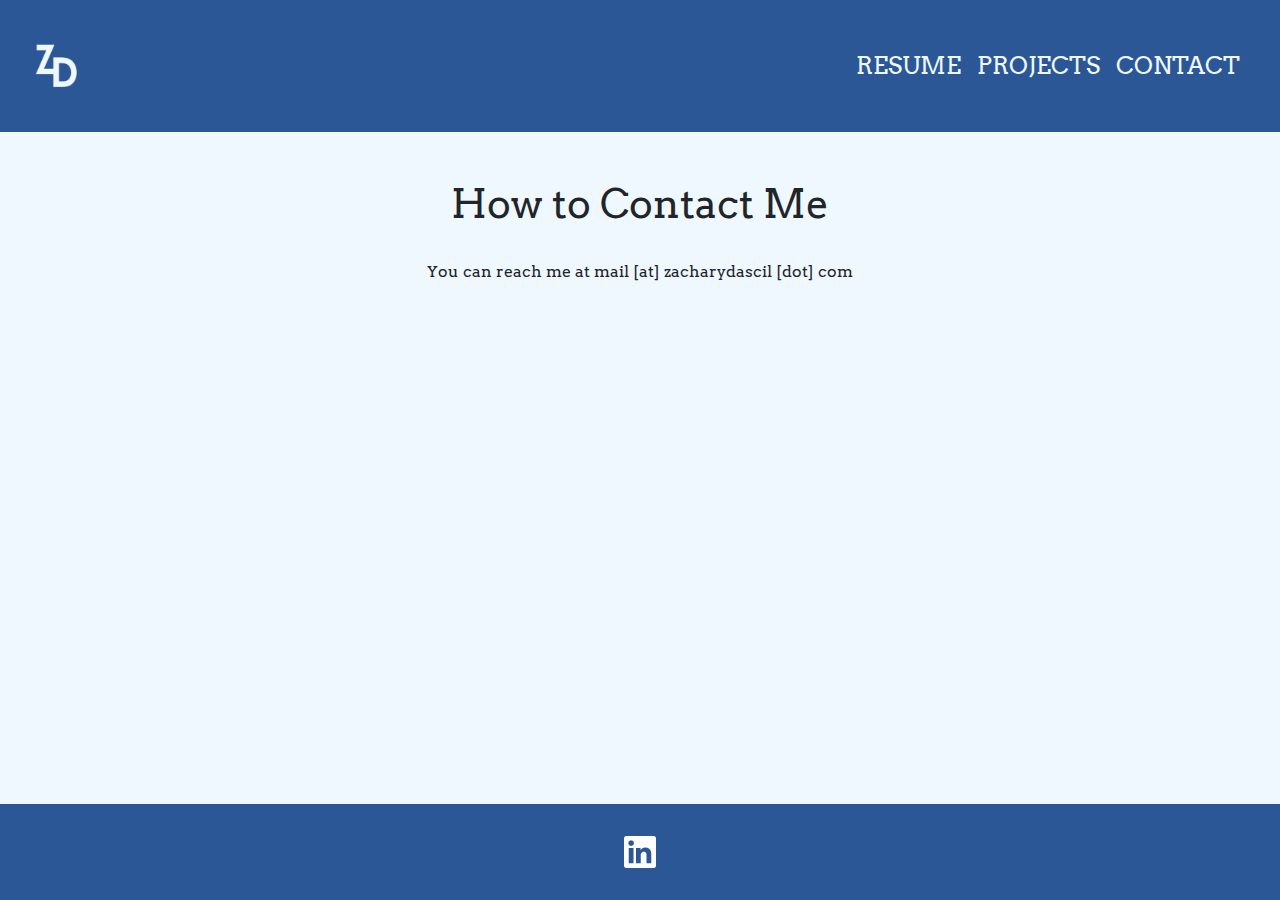
<file: contact/index.html>
<!DOCTYPE html>
<html lang="en-US">

<head>
  <meta charset="UTF-8">
  <title>Zachary Dascil - Contact</title>
  <meta name="description" content="Want to contact Zachary Dascil? Come find out how.">
  <link rel="preconnect" href="https://fonts.googleapis.com">
  <link rel="preconnect" href="https://fonts.gstatic.com" crossorigin>
  <link href="https://fonts.googleapis.com/css2?family=Arvo&display=swap" rel="stylesheet">
  <link rel="apple-touch-icon" sizes="180x180" href="/assets/apple-touch-icon.png">
  <link rel="icon" type="image/png" sizes="32x32" href="/assets/favicon-32x32.png">
  <link rel="icon" type="image/png" sizes="16x16" href="/assets/favicon-16x16.png">
  <link rel="manifest" href="/assets/site.webmanifest">
  <link rel="mask-icon" href="/assets/safari-pinned-tab.svg" color="#2b5797">
  <link rel="shortcut icon" href="/assets/favicon.ico">
  <meta name="msapplication-TileColor" content="#2b5797">
  <meta name="msapplication-config" content="/assets/browserconfig.xml">
  <meta name="theme-color" content="#2b5797">
  <meta name="robots" content="noindex, nofollow">
  <meta property="og:url" content="https://www.dascil.io/contact" />
  <meta property="og:title" content="Zachary Dascil - Contact" />
  <meta property="og:description"
    content="This is Zachary Dascil's personal website, showcasing his credentials and projects." />
  <meta property="og:site_name" content="Zachary Dascil" />
  <meta property="og:image" content="/assets/ogimage.png" />
  <meta property="og:type" content="website" />
  <meta property="og:locale" content="en_US" />
  <meta name="viewport" content="width=device-width, initial-scale=1">
  <link href="https://cdn.jsdelivr.net/npm/bootstrap@5.2.3/dist/css/bootstrap.min.css" rel="stylesheet">
  <link rel="stylesheet" href="/style.css">
</head>

<body>
  <script src="https://cdn.jsdelivr.net/npm/bootstrap@5.2.3/dist/js/bootstrap.bundle.min.js"></script>
  <nav class=" navbar navbar-expand-md head-foot-bar">
    <div class="left-align">
      <a href="/"><img id="logo" src="/assets/logo.png" alt="logo"></a>
    </div>
    <button class="navbar-dark navbar-toggler" type="button" data-bs-toggle="collapse"
      data-bs-target="#navbar-supported-content" aria-controls="navbar-supported-content" aria-expanded="false"
      aria-label="Toggle navigation">
      <span class="navbar-toggler-icon"></span>
    </button>
    <div class="collapse navbar-collapse" id="navbar-supported-content">
      <ul class="navbar-nav ms-auto">
        <li class="nav-item"><a href="/resume/" class="nav-link navbar-link">Resume</a></li>
        <li class="nav-item"><a href="/projects/" class="nav-link navbar-link">Projects</a></li>
        <li class="nav-item"><a href="/contact/" class="nav-link navbar-link">Contact</a></li>
      </ul>
    </div>
  </nav>
  <main class="container text-center">
    <h1 class="pt-5 pb-4">How to Contact Me</h1>
    <p>You can reach me at mail [at] zacharydascil [dot] com</p>
  </main>
  <footer class="head-foot-bar">
    <div class="one-flex">
    </div>
    <div>
      <a href="https://www.linkedin.com/in/zacharydascil"><img class="social-media-logo" src="/assets/linkedinlogo.png"
          alt="logo"></a>
    </div>
    <div class="one-flex"></div>
  </footer>
</body>

</html>
</file>
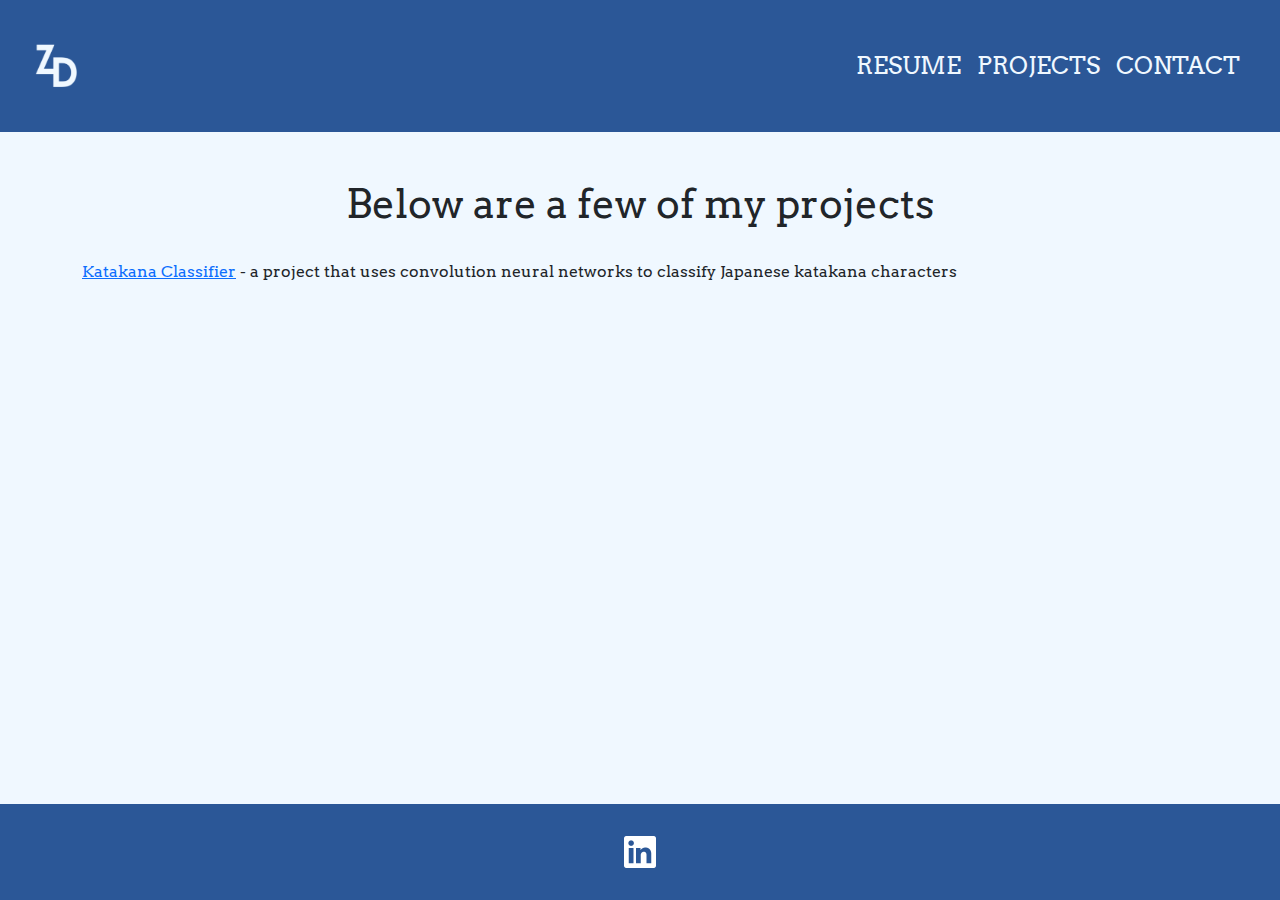
<file: projects/index.html>
<!DOCTYPE html>
<html lang="en-US">

<head>
  <meta charset="UTF-8">
  <title>Zachary Dascil - Projects</title>
  <meta name="description"
    content="This is Zachary Dascil's personal website, showcasing his credentials and projects.">
<link rel="preconnect" href="https://fonts.googleapis.com">
  <link rel="preconnect" href="https://fonts.gstatic.com" crossorigin>
  <link href="https://fonts.googleapis.com/css2?family=Arvo&display=swap" rel="stylesheet">
  <link rel="apple-touch-icon" sizes="180x180" href="/assets/apple-touch-icon.png">
  <link rel="icon" type="image/png" sizes="32x32" href="/assets/favicon-32x32.png">
  <link rel="icon" type="image/png" sizes="16x16" href="/assets/favicon-16x16.png">
  <link rel="manifest" href="/assets/site.webmanifest">
  <link rel="mask-icon" href="/assets/safari-pinned-tab.svg" color="#2b5797">
  <link rel="shortcut icon" href="/assets/favicon.ico">
  <meta name="msapplication-TileColor" content="#2b5797">
  <meta name="msapplication-config" content="/assets/browserconfig.xml">
  <meta name="theme-color" content="#2b5797">
  <meta property="og:url" content="https://www.dascil.io/projects" />
  <meta property="og:title" content="Zachary Dascil - Projects" />
  <meta property="og:description"
    content="This is Zachary Dascil's personal website, showcasing his credentials and projects." />
  <meta property="og:site_name" content="Zachary Dascil" />
  <meta property="og:image" content="/assets/ogimage.png" />
  <meta property="og:type" content="website" />
  <meta property="og:locale" content="en_US" />
  <meta name="viewport" content="width=device-width, initial-scale=1">
  <link href="https://cdn.jsdelivr.net/npm/bootstrap@5.2.3/dist/css/bootstrap.min.css" rel="stylesheet">
  <link rel="stylesheet" href="/style.css">
</head>

<body>
  <script src="https://cdn.jsdelivr.net/npm/bootstrap@5.2.3/dist/js/bootstrap.bundle.min.js"></script>
  <nav class=" navbar navbar-expand-md head-foot-bar">
    <div class="left-align">
      <a href="/"><img id="logo" src="/assets/logo.png" alt="logo"></a>
    </div>
    <button class="navbar-dark navbar-toggler" type="button" data-bs-toggle="collapse"
      data-bs-target="#navbar-supported-content" aria-controls="navbar-supported-content" aria-expanded="false"
      aria-label="Toggle navigation">
      <span class="navbar-toggler-icon"></span>
    </button>
    <div class="collapse navbar-collapse" id="navbar-supported-content">
      <ul class="navbar-nav ms-auto">
        <li class="nav-item"><a href="/resume/" class="nav-link navbar-link">Resume</a></li>
        <li class="nav-item"><a href="/projects/" class="nav-link navbar-link">Projects</a></li>
        <li class="nav-item"><a href="/contact/" class="nav-link navbar-link">Contact</a></li>
      </ul>
    </div>
  </nav>
  <main class="container">
    <h1 class="text-center pt-5 pb-4">Below are a few of my projects</h1>
    <p><a href="/projects/katakana-classifier/">Katakana Classifier</a> - a project that uses convolution neural
        networks to classify Japanese katakana characters</p>
  </main>
  <footer class="head-foot-bar">
    <div class="one-flex">
    </div>
    <div>
      <a href="https://www.linkedin.com/in/zacharydascil"><img class="social-media-logo" src="/assets/linkedinlogo.png"
          alt="logo"></a>
    </div>
    <div class="one-flex"></div>
  </footer>
</body>

</html>
</file>
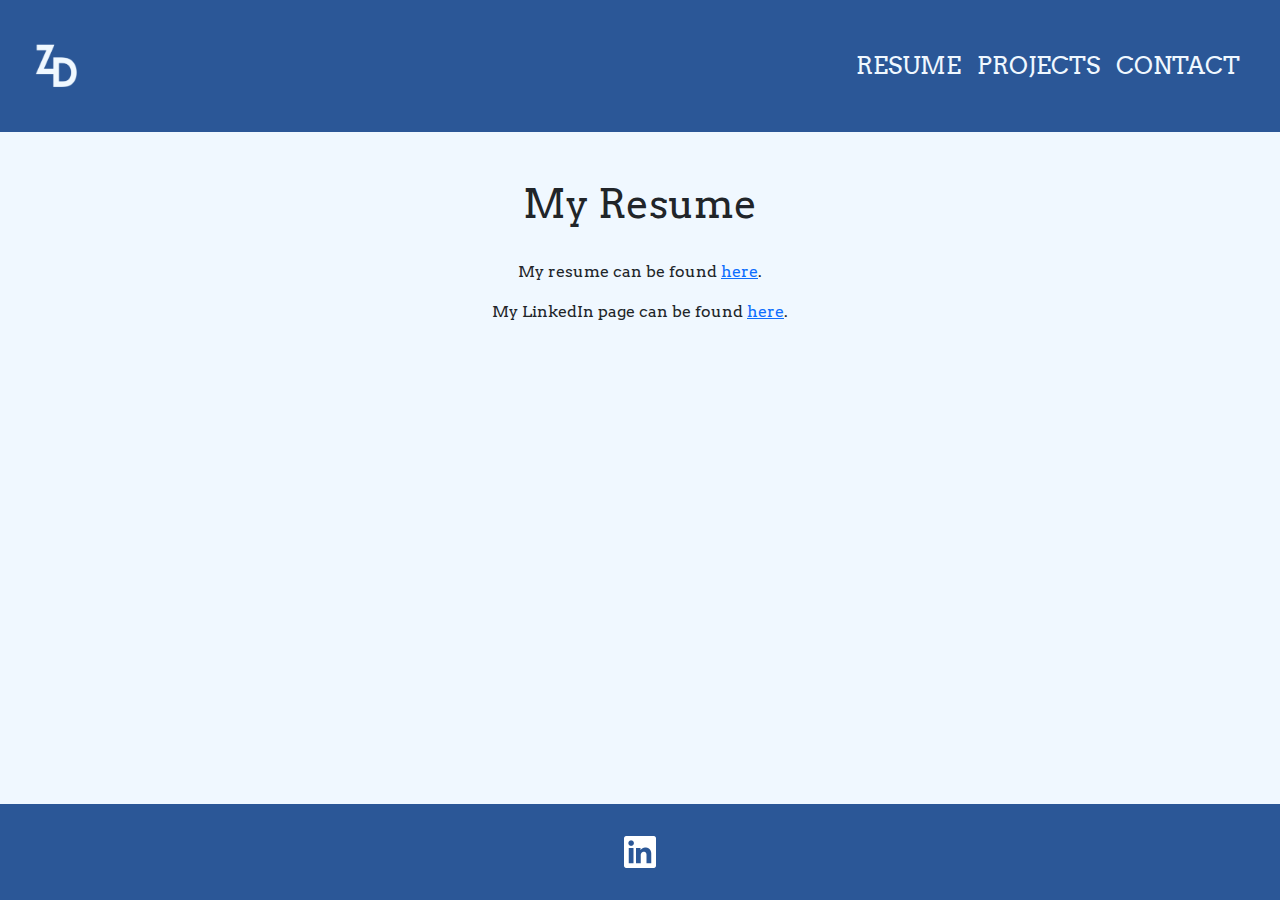
<file: resume/index.html>
<!DOCTYPE html>
<html lang="en-US">

<head>
  <meta charset="UTF-8">
  <title>Zachary Dascil - Resume</title>
  <meta name="description" content="This page houses Zachary Dascil's qualifications and credentials.">
  <link rel="preconnect" href="https://fonts.googleapis.com">
  <link rel="preconnect" href="https://fonts.gstatic.com" crossorigin>
  <link href="https://fonts.googleapis.com/css2?family=Arvo&display=swap" rel="stylesheet">
  <link rel="apple-touch-icon" sizes="180x180" href="/assets/apple-touch-icon.png">
  <link rel="icon" type="image/png" sizes="32x32" href="/assets/favicon-32x32.png">
  <link rel="icon" type="image/png" sizes="16x16" href="/assets/favicon-16x16.png">
  <link rel="manifest" href="/assets/site.webmanifest">
  <link rel="mask-icon" href="/assets/safari-pinned-tab.svg" color="#2b5797">
  <link rel="shortcut icon" href="/assets/favicon.ico">
  <meta name="msapplication-TileColor" content="#2b5797">
  <meta name="msapplication-config" content="/assets/browserconfig.xml">
  <meta name="theme-color" content="#2b5797">
  <meta name="robots" content="noindex, nofollow">
  <meta property="og:url" content="https://www.dascil.io/resume" />
  <meta property="og:title" content="Zachary Dascil - Resume" />
  <meta property="og:description"
    content="This is Zachary Dascil's personal website, showcasing his credentials and projects." />
  <meta property="og:site_name" content="Zachary Dascil" />
  <meta property="og:image" content="/assets/ogimage.png" />
  <meta property="og:type" content="website" />
  <meta property="og:locale" content="en_US" />
  <meta name="viewport" content="width=device-width, initial-scale=1">
  <link href="https://cdn.jsdelivr.net/npm/bootstrap@5.2.3/dist/css/bootstrap.min.css" rel="stylesheet">
  <link rel="stylesheet" href="/style.css">
</head>

<body>
  <script src="https://cdn.jsdelivr.net/npm/bootstrap@5.2.3/dist/js/bootstrap.bundle.min.js"></script>
  <nav class=" navbar navbar-expand-md head-foot-bar">
    <div class="left-align">
      <a href="/"><img id="logo" src="/assets/logo.png" alt="logo"></a>
    </div>
    <button class="navbar-dark navbar-toggler" type="button" data-bs-toggle="collapse"
      data-bs-target="#navbar-supported-content" aria-controls="navbar-supported-content" aria-expanded="false"
      aria-label="Toggle navigation">
      <span class="navbar-toggler-icon"></span>
    </button>
    <div class="collapse navbar-collapse" id="navbar-supported-content">
      <ul class="navbar-nav ms-auto">
        <li class="nav-item"><a href="/resume/" class="nav-link navbar-link">Resume</a></li>
        <li class="nav-item"><a href="/projects/" class="nav-link navbar-link">Projects</a></li>
        <li class="nav-item"><a href="/contact/" class="nav-link navbar-link">Contact</a></li>
      </ul>
    </div>
  </nav>
  <main>
    <h1 class="text-center pt-5 pb-4">My Resume</h1>
    <p class="text-center">My resume can be found <a
        href="https://www.dropbox.com/s/o07giyqax96d4ad/Dascil-Zachary-Resume.pdf?dl=0">here</a>.</p>
    <p class="text-center">My LinkedIn page can be found <a href="https://www.linkedin.com/in/zacharydascil">here</a>.
    </p>
  </main>
  <footer class="head-foot-bar">
    <div class="one-flex">
    </div>
    <div>
      <a href="https://www.linkedin.com/in/zacharydascil"><img class="social-media-logo" src="/assets/linkedinlogo.png"
          alt="logo"></a>
    </div>
    <div class="one-flex"></div>
  </footer>
</body>

</html>

<!DOCTYPE html>
</file>
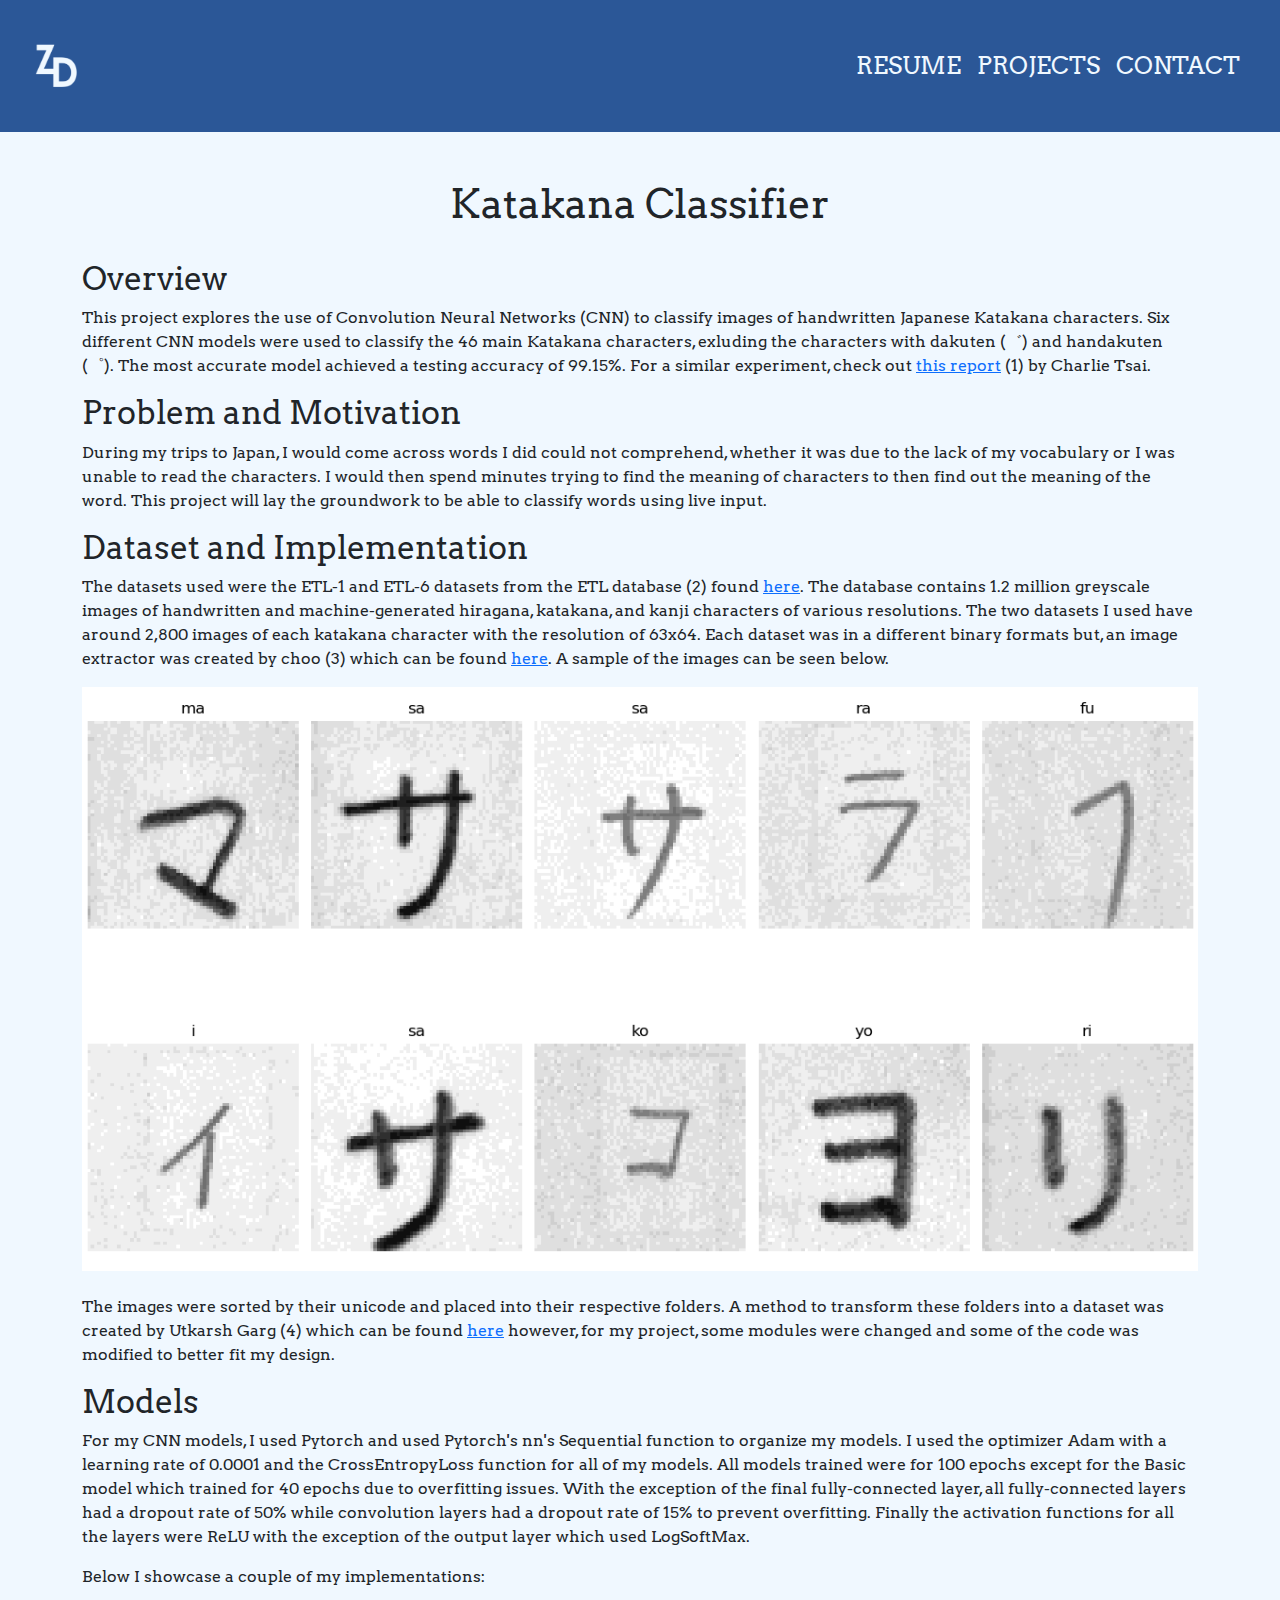
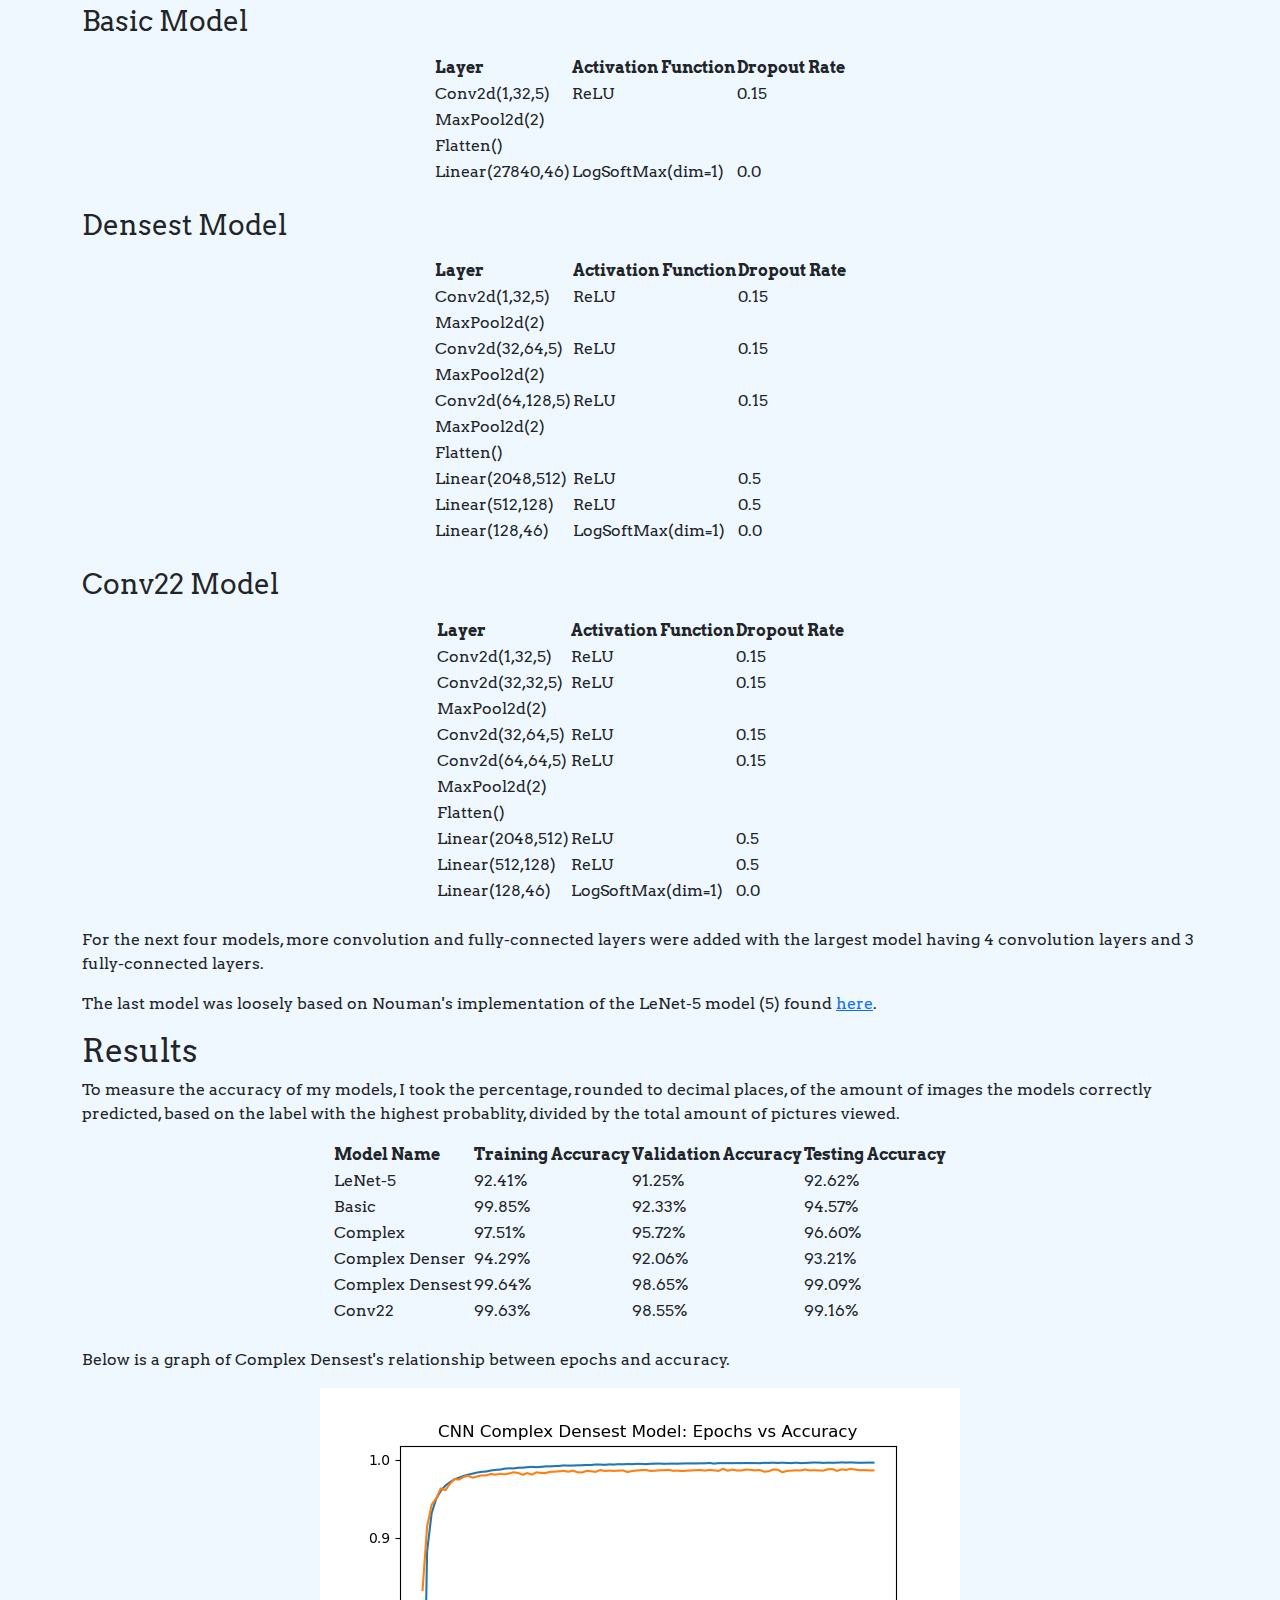
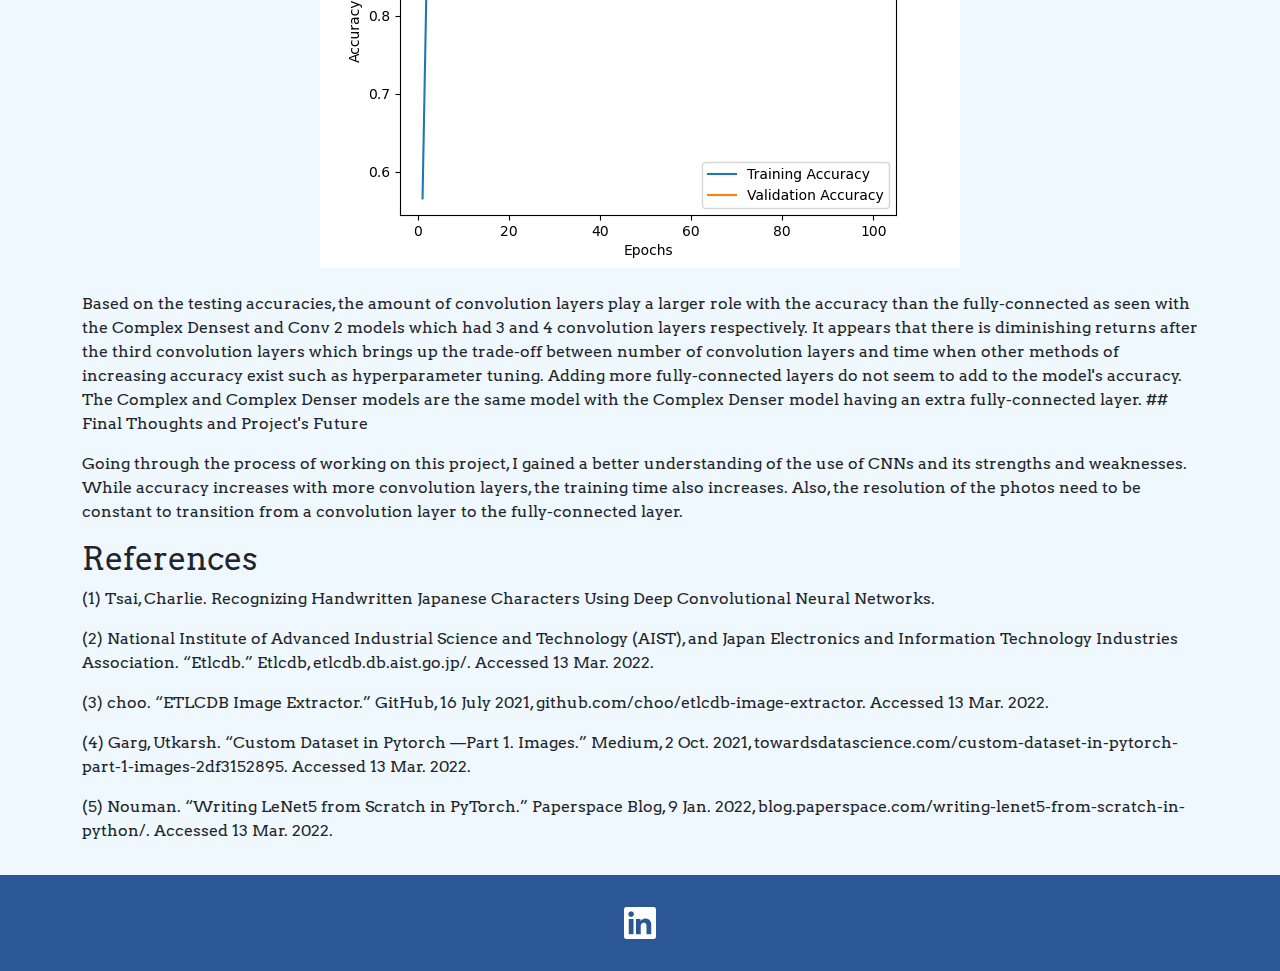
<file: projects/katakana-classifier/index.html>
<!DOCTYPE html>
<html lang="en-US">

<head>
  <meta charset="UTF-8">
  <title>Zachary Dascil - Katakana-Classifier</title>
  <meta name="description" content="Zachary Dascil's project that uses convolution neural networks to
  classify images of Japanese katakana characters.">
  <link rel="preconnect" href="https://fonts.googleapis.com">
  <link rel="preconnect" href="https://fonts.gstatic.com" crossorigin>
  <link href="https://fonts.googleapis.com/css2?family=Arvo&display=swap" rel="stylesheet">
  <link rel="apple-touch-icon" sizes="180x180" href="/assets/apple-touch-icon.png">
  <link rel="icon" type="image/png" sizes="32x32" href="/assets/favicon-32x32.png">
  <link rel="icon" type="image/png" sizes="16x16" href="/assets/favicon-16x16.png">
  <link rel="manifest" href="/assets/site.webmanifest">
  <link rel="mask-icon" href="/assets/safari-pinned-tab.svg" color="#2b5797">
  <link rel="shortcut icon" href="/assets/favicon.ico">
  <meta name="msapplication-TileColor" content="#2b5797">
  <meta name="msapplication-config" content="/assets/browserconfig.xml">
  <meta name="theme-color" content="#2b5797">
  <meta property="og:url" content="https://www.dascil.io/projects/katakana-classifier" />
  <meta property="og:title" content="Zachary Dascil - Katakana Classifier" />
  <meta property="og:description"
    content="This is Zachary Dascil's personal website, showcasing his credentials and projects." />
  <meta property="og:site_name" content="Zachary Dascil" />
  <meta property="og:image" content="/assets/ogimage.png" />
  <meta property="og:type" content="website" />
  <meta property="og:locale" content="en_US" />
  <meta name="viewport" content="width=device-width, initial-scale=1">
  <link href="https://cdn.jsdelivr.net/npm/bootstrap@5.2.3/dist/css/bootstrap.min.css" rel="stylesheet">
  <link rel="stylesheet" href="/style.css">
</head>

<body>
  <script src="https://cdn.jsdelivr.net/npm/bootstrap@5.2.3/dist/js/bootstrap.bundle.min.js"></script>
  <nav class="navbar navbar-expand-lg head-foot-bar">
    <div class="left-align">
      <a href="/"><img id="logo" src="/assets/logo.png" alt="logo"></a>
    </div>
    <button class="navbar-dark navbar-toggler" type="button" data-bs-toggle="collapse"
      data-bs-target="#navbar-supported-content" aria-controls="navbar-supported-content" aria-expanded="false"
      aria-label="Toggle navigation">
      <span class="navbar-toggler-icon"></span>
    </button>
    <div class="collapse navbar-collapse" id="navbar-supported-content">
      <ul class="navbar-nav ms-auto">
        <li class="nav-item"><a href="/resume/" class="nav-link navbar-link">Resume</a></li>
        <li class="nav-item"><a href="/projects/" class="nav-link navbar-link">Projects</a></li>
        <li class="nav-item"><a href="/contact/" class="nav-link navbar-link">Contact</a></li>
      </ul>
    </div>
  </nav>
  <main class="container">
    <h1 class="text-center pt-5 pb-4">Katakana Classifier</h1>
    <h2>Overview</h2>
    <p>This project explores the use of Convolution Neural Networks (CNN) to classify images of handwritten Japanese
      Katakana characters.
      Six different CNN models were used to classify the 46 main Katakana characters, exluding the characters with
      dakuten (゛) and handakuten (゜).
      The most accurate model achieved a testing accuracy of 99.15%. For a similar experiment, check out
      <a href="http://cs231n.stanford.edu/reports/2016/pdfs/262_Report.pdf">this report</a> (1) by Charlie Tsai.
    </p>
    <h2>Problem and Motivation</h2>
    <p>During my trips to Japan, I would come across words I did could not comprehend, whether it was due to the lack
      of my vocabulary or I was unable to read the characters.
      I would then spend minutes trying to find the meaning of characters to then find out the meaning of the word.
      This project will lay the groundwork to be able to classify words using live input.
    </p>
    <h2>Dataset and Implementation</h2>
    <p>
      The datasets used were the ETL-1 and ETL-6 datasets from the ETL database (2) found
      <a href="http://etlcdb.db.aist.go.jp/">here</a>. The database contains 1.2 million greyscale images of handwritten
      and
      machine-generated hiragana, katakana, and kanji characters of various resolutions. The two datasets I used have
      around 2,800 images of each katakana character with the resolution of 63x64. Each dataset was in a different
      binary formats but, an image extractor was created by choo (3) which can be found
      <a href="https://github.com/choo/etlcdb-image-extractor">here</a>. A sample of the images can be seen below.
    </p>
    <img src="/projects/katakana-classifier/assets/random_katakana.png" alt="random katakana image data" class="mx-auto d-block img-fluid mt-3 mb-4">
    <p>The images were sorted by their unicode and placed into their respective folders. A method to transform these
      folders into a dataset was created by Utkarsh Garg (4) which can be found
      <a href="https://towardsdatascience.com/custom-dataset-in-pytorch-part-1-images-2df3152895">here</a> however, for my
      project, some
      modules were changed and some of the code was modified to better fit my design.
    </p>
    <h2>Models</h2>
    <p>
      For my CNN models, I used Pytorch and used Pytorch's nn's Sequential function to organize my models. I used the
      optimizer Adam with a learning rate of 0.0001 and the CrossEntropyLoss function for all of my models. All models
      trained were for 100 epochs except for the Basic model which trained for 40 epochs due to overfitting issues. With
      the exception of the final fully-connected layer, all fully-connected layers had a dropout rate of 50% while
      convolution layers had a dropout rate of 15% to prevent overfitting. Finally the activation functions for all the
      layers were ReLU with the exception of the output layer which used LogSoftMax.
    </p>
    <p>
      Below I showcase a couple of my implementations:
    </p>
    <h3>Basic Model</h3>
    <table class="center mt-3 mb-4">
      <tr>
        <th>Layer</th>
        <th class="left-right-padding">Activation Function</th>
        <th>Dropout Rate</th>
      </tr>
      <tr>
        <td>Conv2d(1,32,5)</td>
        <td class="left-right-padding">ReLU</td>
        <td>0.15</td>
      </tr>
      <tr>
        <td>MaxPool2d(2)</td>
        <td class="left-right-padding"></td>
        <td></td>
      </tr>
      <tr>
        <td>Flatten()</td>
        <td class="left-right-padding"></td>
        <td></td>
      </tr>
      <tr>
        <td>Linear(27840,46)</td>
        <td class="left-right-padding">LogSoftMax(dim=1)</td>
        <td>0.0</td>
      </tr>
    </table>
    <h3>Densest Model</h3>
    <table class="center mt-3 mb-4">
      <tr>
        <th>Layer</th>
        <th class="left-right-padding">Activation Function</th>
        <th>Dropout Rate</th>
      </tr>
      <tr>
        <td>Conv2d(1,32,5)</td>
        <td class="left-right-padding">ReLU</td>
        <td>0.15</td>
      </tr>
      <tr>
        <td>MaxPool2d(2)</td>
        <td class="left-right-padding"></td>
        <td></td>
      </tr>
      <tr>
        <td>Conv2d(32,64,5)</td>
        <td class="left-right-padding">ReLU</td>
        <td>0.15</td>
      </tr>
      <tr>
        <td>MaxPool2d(2)</td>
        <td class="left-right-padding"></td>
        <td></td>
      </tr>
      <tr>
        <td>Conv2d(64,128,5)</td>
        <td class="left-right-padding">ReLU</td>
        <td>0.15</td>
      </tr>
      <tr>
        <td>MaxPool2d(2)</td>
        <td class="left-right-padding"></td>
        <td></td>
      </tr>
      <tr>
        <td>Flatten()</td>
        <td class="left-right-padding"></td>
        <td></td>
      </tr>
      <tr>
        <td>Linear(2048,512)</td>
        <td class="left-right-padding">ReLU</td>
        <td>0.5</td>
      </tr>
      <tr>
        <td>Linear(512,128)</td>
        <td class="left-right-padding">ReLU</td>
        <td>0.5</td>
      </tr>
      <tr>
        <td>Linear(128,46)</td>
        <td class="left-right-padding">LogSoftMax(dim=1)</td>
        <td>0.0</td>
      </tr>
    </table>
    <h3 class="">Conv22 Model</h3>
    <table class="center mt-3 mb-4">
      <tr>
        <th>Layer</th>
        <th class="left-right-padding">Activation Function</th>
        <th>Dropout Rate</th>
      </tr>
      <tr>
        <td>Conv2d(1,32,5)</td>
        <td class="left-right-padding">ReLU</td>
        <td>0.15</td>
      </tr>
      <tr>
        <td>Conv2d(32,32,5)</td>
        <td class="left-right-padding">ReLU</td>
        <td>0.15</td>
      </tr>
      <tr>
        <td>MaxPool2d(2)</td>
        <td class="left-right-padding"></td>
        <td></td>
      </tr>
      <tr>
        <td>Conv2d(32,64,5)</td>
        <td class="left-right-padding">ReLU</td>
        <td>0.15</td>
      </tr>
      <tr>
        <td>Conv2d(64,64,5)</td>
        <td class="left-right-padding">ReLU</td>
        <td>0.15</td>
      </tr>
      <tr>
        <td>MaxPool2d(2)</td>
        <td class="left-right-padding"></td>
        <td></td>
      </tr>
      <tr>
        <td>Flatten()</td>
        <td class="left-right-padding"></td>
        <td></td>
      </tr>
      <tr>
        <td>Linear(2048,512)</td>
        <td class="left-right-padding">ReLU</td>
        <td>0.5</td>
      </tr>
      <tr>
        <td>Linear(512,128)</td>
        <td class="left-right-padding">ReLU</td>
        <td>0.5</td>
      </tr>
      <tr>
        <td>Linear(128,46)</td>
        <td class="left-right-padding">LogSoftMax(dim=1)</td>
        <td>0.0</td>
      </tr>
    </table>
    <p>
      For the next four models, more convolution and fully-connected layers were added with the largest model having 4
      convolution layers and 3 fully-connected layers.
    </p>
    <p>
      The last model was loosely based on Nouman's implementation of the LeNet-5 model (5) found <a
        href="https://blog.paperspace.com/writing-lenet5-from-scratch-in-python/">here</a>.
    </p>
    <h2>Results</h2>
    <p>
      To measure the accuracy of my models, I took the percentage, rounded to decimal places, of the amount of images
      the models correctly predicted, based on the label with the highest probablity, divided by the total amount of
      pictures viewed.
    </p>
    <table class="center mt-3 mb-4">
      <tr>
        <th>Model Name</th>
        <th class="left-right-padding">Training Accuracy</th>
        <th class="left-right-padding">Validation Accuracy</th>
        <th>Testing Accuracy</th>
      </tr>
      <tr>
        <td>LeNet-5</td>
        <td class="left-right-padding">92.41%</td>
        <td class="left-right-padding">91.25%</td>
        <td>92.62%</td>
      </tr>
      <tr>
        <td>Basic</td>
        <td class="left-right-padding">99.85%</td>
        <td class="left-right-padding">92.33%</td>
        <td>94.57%</td>
      </tr>
      <tr>
        <td>Complex</td>
        <td class="left-right-padding">97.51%</td>
        <td class="left-right-padding">95.72%</td>
        <td>96.60%</td>
      </tr>
      <tr>
        <td>Complex Denser</td>
        <td class="left-right-padding">94.29%</td>
        <td class="left-right-padding">92.06%</td>
        <td>93.21%</td>
      </tr>
      <tr>
        <td>Complex Densest</td>
        <td class="left-right-padding">99.64%</td>
        <td class="left-right-padding">98.65%</td>
        <td>99.09%</td>
      </tr>
      <tr>
        <td>Conv22</td>
        <td class="left-right-padding">99.63%</td>
        <td class="left-right-padding">98.55%</td>
        <td>99.16%</td>
      </tr>
    </table>
    <p>Below is a graph of Complex Densest's relationship between epochs and accuracy.</p>
    <img src="/projects/katakana-classifier/assets/epochaccuracygraph.png" alt="epoch versus accuracy graph" class="mx-auto d-block img-fluid mt-3 mb-4">
    <p>
      Based on the testing accuracies, the amount of convolution layers play a larger role with the accuracy than the
      fully-connected as seen with the Complex Densest and Conv 2 models which had 3 and 4 convolution layers
      respectively. It appears that there is diminishing returns after the third convolution layers which brings up the
      trade-off between number of convolution layers and time when other methods of increasing accuracy exist such as
      hyperparameter tuning. Adding more fully-connected layers do not seem to add to the model's accuracy. The Complex
      and Complex Denser models are the same model with the Complex Denser model having an extra fully-connected layer.
      ## Final Thoughts and Project's Future
    </p>
    <p>
      Going through the process of working on this project, I gained a better understanding of the use of CNNs and its
      strengths and weaknesses. While accuracy increases with more convolution layers, the training time also increases.
      Also, the resolution of the photos need to be constant to transition from a convolution layer to the
      fully-connected layer.
    </p>
    <h2>References</h2>

    <p>(1) Tsai, Charlie. Recognizing Handwritten Japanese Characters Using Deep Convolutional Neural Networks.</p>

    <p>(2) National Institute of Advanced Industrial Science and Technology (AIST), and Japan Electronics and
      Information Technology Industries Association. “Etlcdb.” Etlcdb, etlcdb.db.aist.go.jp/. Accessed 13 Mar. 2022.
    </p>

    <p>(3) choo. “ETLCDB Image Extractor.” GitHub, 16 July 2021, github.com/choo/etlcdb-image-extractor. Accessed 13
      Mar. 2022.</p>

    <p>(4) Garg, Utkarsh. “Custom Dataset in Pytorch —Part 1. Images.” Medium, 2 Oct. 2021,
      towardsdatascience.com/custom-dataset-in-pytorch-part-1-images-2df3152895. Accessed 13 Mar. 2022.</p>

    <p>(5) Nouman. “Writing LeNet5 from Scratch in PyTorch.” Paperspace Blog, 9 Jan. 2022,
      blog.paperspace.com/writing-lenet5-from-scratch-in-python/. Accessed 13 Mar. 2022.</p>

  </main>
  <footer class="head-foot-bar mt-3">
    <div class="one-flex">
      <p></p>
    </div>
    <div>
      <a href="https://www.linkedin.com/in/zacharydascil"><img class="social-media-logo"
          src="/assets/linkedinlogo.png" alt="logo"></a>
    </div>
    <div class="one-flex"></div>
  </footer>
</body>

</html>
</file>
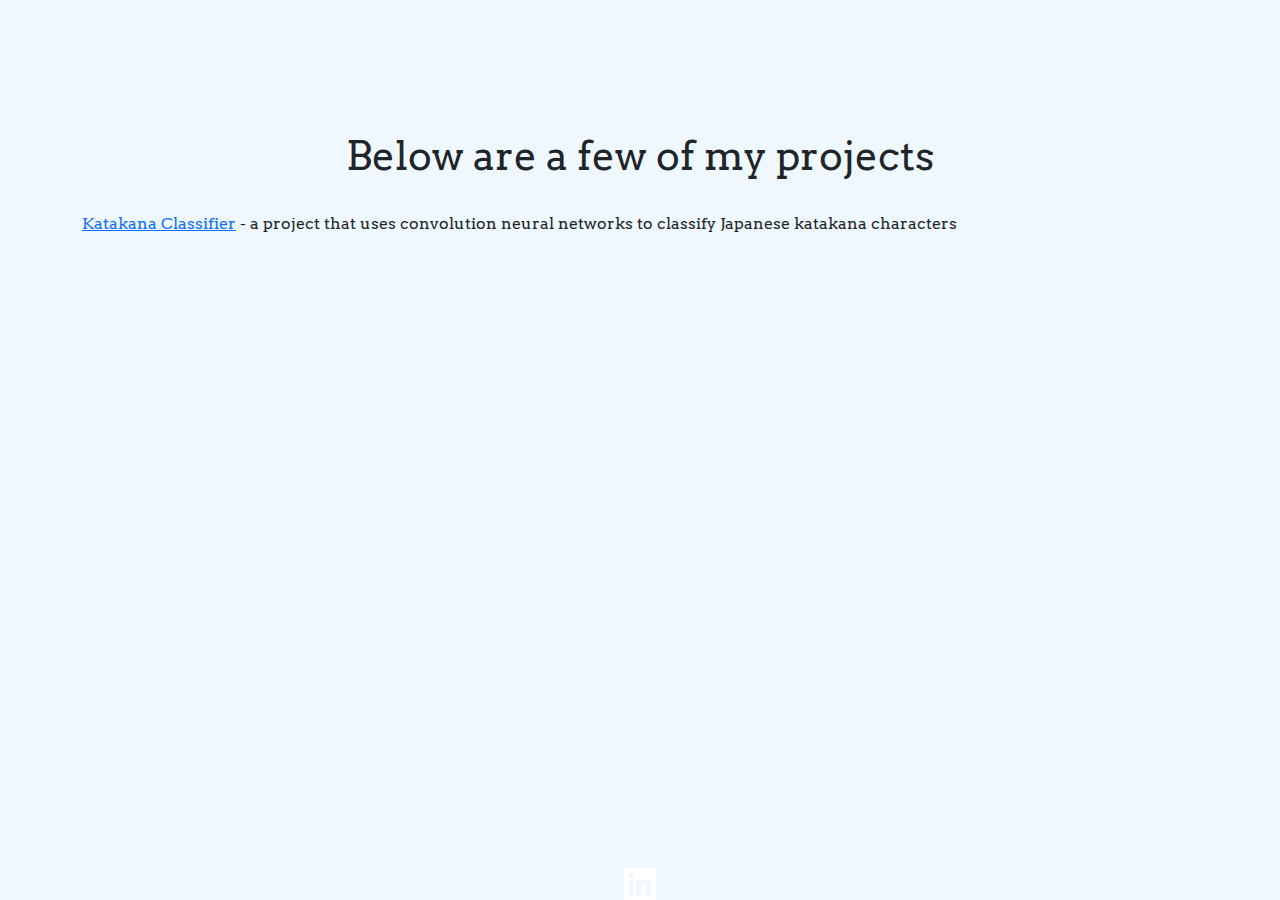
<file: projects.html>
<!DOCTYPE html>
<html lang="en-US">

<head>
  <meta charset="UTF-8">
  <title>Zachary Dascil - Projects</title>
  <meta name="description"
    content="This is Zachary Dascil's personal website, showcasing his credentials and projects.">
<link rel="preconnect" href="https://fonts.googleapis.com">
  <link rel="preconnect" href="https://fonts.gstatic.com" crossorigin>
  <link href="https://fonts.googleapis.com/css2?family=Arvo&display=swap" rel="stylesheet">
  <link rel="apple-touch-icon" sizes="180x180" href="images/apple-touch-icon.png">
  <link rel="icon" type="image/png" sizes="32x32" href="images/favicon-32x32.png">
  <link rel="icon" type="image/png" sizes="16x16" href="images/favicon-16x16.png">
  <link rel="manifest" href="images/site.webmanifest">
  <link rel="mask-icon" href="images/safari-pinned-tab.svg" color="#2b5797">
  <link rel="shortcut icon" href="images/favicon.ico">
  <meta name="msapplication-TileColor" content="#2b5797">
  <meta name="msapplication-config" content="images/browserconfig.xml">
  <meta name="theme-color" content="#2b5797">
  <meta property="og:url" content="https://www.zacharydascil.com/projects" />
  <meta property="og:title" content="Zachary Dascil - Projects" />
  <meta property="og:description"
    content="This is Zachary Dascil's personal website, showcasing his credentials and projects." />
  <meta property="og:site_name" content="Zachary Dascil" />
  <meta property="og:image" content="https://www.zacharydascil.com/images/ogimage.png" />
  <meta property="og:type" content="website" />
  <meta property="og:locale" content="en_US" />
  <meta name="viewport" content="width=device-width, initial-scale=1">
  <link href="https://cdn.jsdelivr.net/npm/bootstrap@5.2.3/dist/css/bootstrap.min.css" rel="stylesheet">
  <script src="https://cdn.jsdelivr.net/npm/bootstrap@5.2.3/dist/js/bootstrap.bundle.min.js"></script>
  <link rel="stylesheet" href="style.css">
</head>

<body>
  <nav class=" navbar navbar-expand-md head_foot_bar">
    <div class="left-align">
      <a href="./"><img id="logo" src="images/logo.png" alt="logo"></a>
    </div>
    <button class="navbar-dark navbar-toggler" type="button" data-bs-toggle="collapse"
      data-bs-target="#navbarSupportedContent" aria-controls="navbarSupportedContent" aria-expanded="false"
      aria-label="Toggle navigation">
      <span class="navbar-toggler-icon"></span>
    </button>
    <div class="collapse navbar-collapse" id="navbarSupportedContent">
      <ul class="navbar-nav ms-auto">
        <li class="nav-item"><a href="./resume" class="nav-link navbar-link">Resume</a></li>
        <li class="nav-item"><a href="./projects" class="nav-link navbar-link">Projects</a></li>
        <li class="nav-item"><a href="./contact" class="nav-link navbar-link">Contact</a></li>
      </ul>
    </div>
  </nav>
  <main class="container">
    <h1 class="text-center pt-5 pb-4">Below are a few of my projects</h1>
    <p><a href="./projects/katakana-classifier">Katakana Classifier<a></a> - a project that uses convolution neural
        networks to classify Japanese katakana characters
  </main>
  <footer class="head_foot_bar">
    <div class="one-flex">
    </div>
    <div>
      <a href="https://www.linkedin.com/in/zacharydascil"><img class="social-media-logo" src="images/linkedinlogo.png"
          alt="logo"></a>
    </div>
    <div class="one-flex"></div>
  </footer>
</body>

</html>
</file>
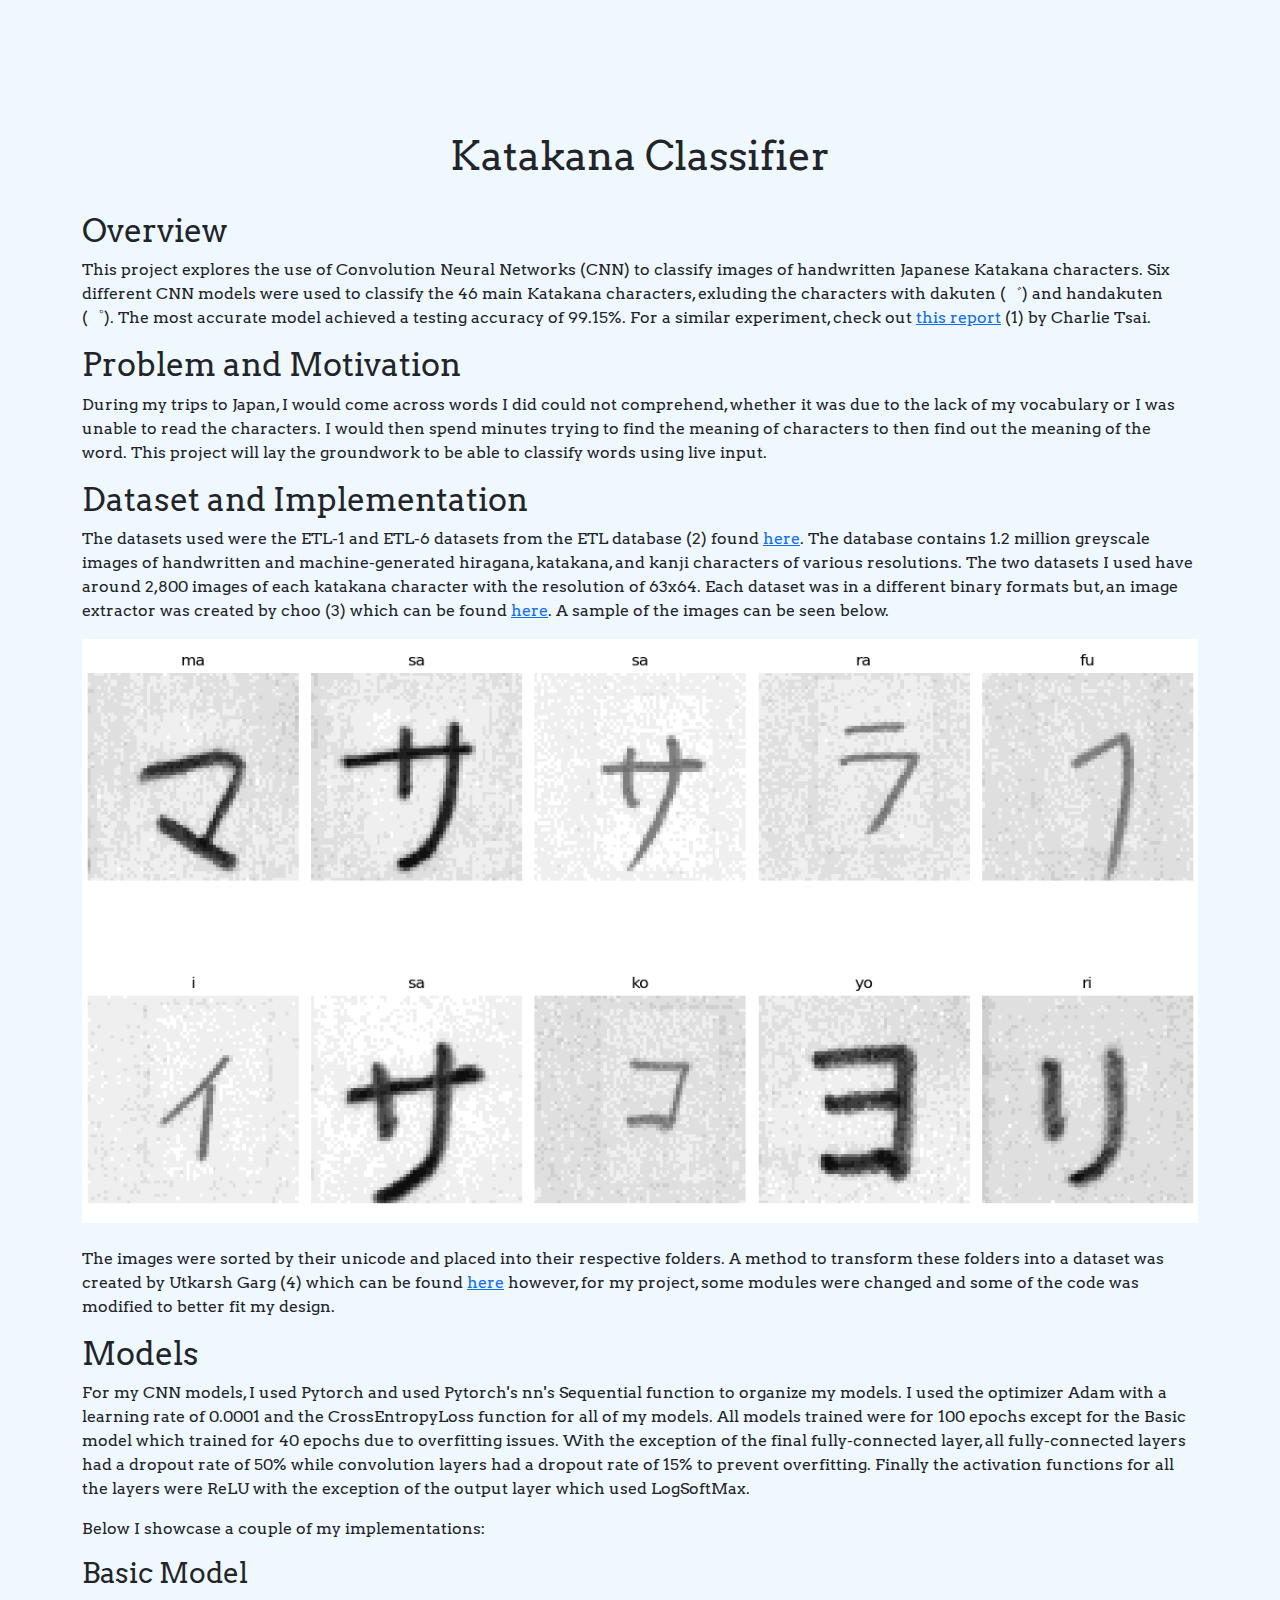
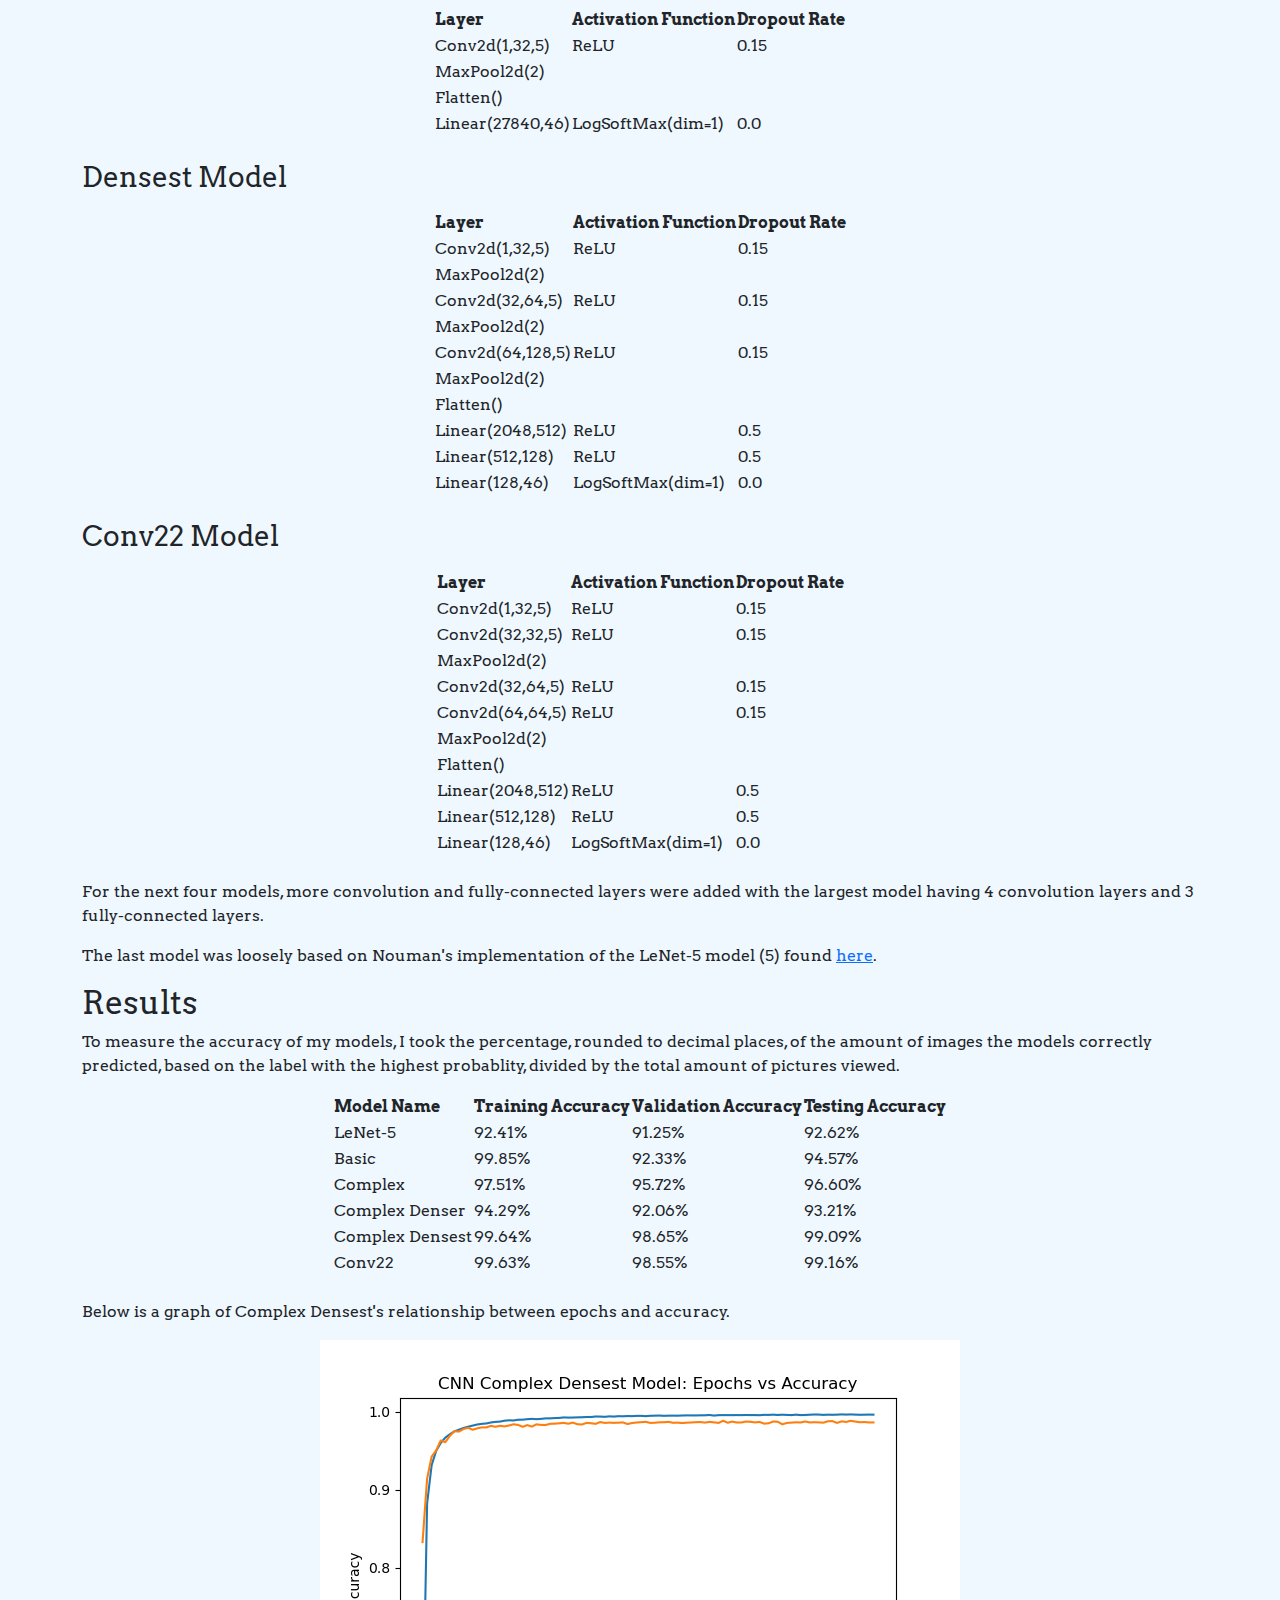
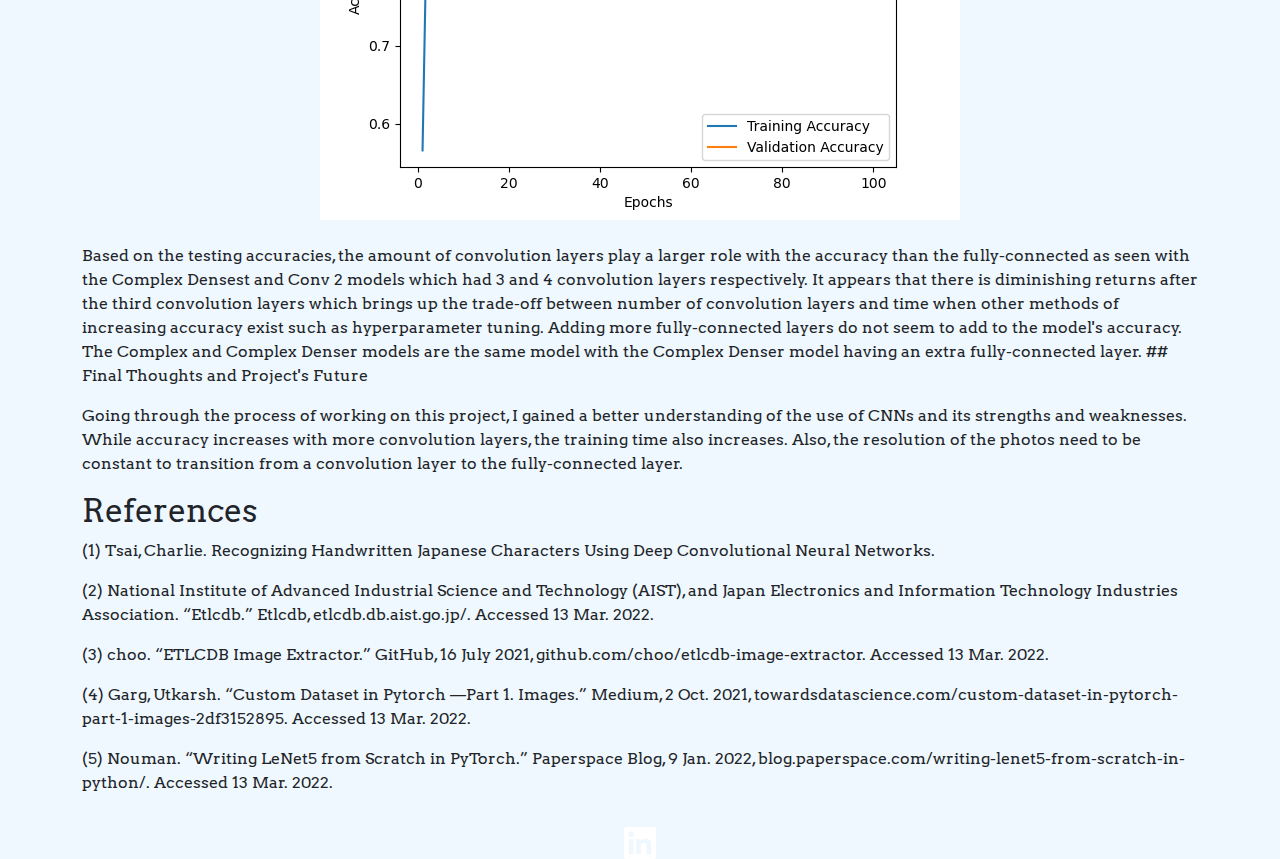
<file: projects/katakana-classifier.html>
<!DOCTYPE html>
<html lang="en-US">

<head>
  <meta charset="UTF-8">
  <title>Zachary Dascil - Katakana-Classifier</title>
  <meta name="description" content="Zachary Dascil's project that uses convolution neural networks to
  classify images of Japanese katakana characters.">
  <link rel="preconnect" href="https://fonts.googleapis.com">
  <link rel="preconnect" href="https://fonts.gstatic.com" crossorigin>
  <link href="https://fonts.googleapis.com/css2?family=Arvo&display=swap" rel="stylesheet">
  <link rel="apple-touch-icon" sizes="180x180" href="images/apple-touch-icon.png">
  <link rel="icon" type="image/png" sizes="32x32" href="images/favicon-32x32.png">
  <link rel="icon" type="image/png" sizes="16x16" href="images/favicon-16x16.png">
  <link rel="manifest" href="images/site.webmanifest">
  <link rel="mask-icon" href="images/safari-pinned-tab.svg" color="#2b5797">
  <link rel="shortcut icon" href="images/favicon.ico">
  <meta name="msapplication-TileColor" content="#2b5797">
  <meta name="msapplication-config" content="images/browserconfig.xml">
  <meta name="theme-color" content="#2b5797">
  <meta property="og:url" content="https://www.zacharydascil.com/projects/katakana-classifier" />
  <meta property="og:title" content="Zachary Dascil - Katakana Classifier" />
  <meta property="og:description"
    content="This is Zachary Dascil's personal website, showcasing his credentials and projects." />
  <meta property="og:site_name" content="Zachary Dascil" />
  <meta property="og:image" content="https://www.zacharydascil.com/images/ogimage.png" />
  <meta property="og:type" content="website" />
  <meta property="og:locale" content="en_US" />
  <meta name="viewport" content="width=device-width, initial-scale=1">
  <link href="https://cdn.jsdelivr.net/npm/bootstrap@5.2.3/dist/css/bootstrap.min.css" rel="stylesheet">
  <script src="https://cdn.jsdelivr.net/npm/bootstrap@5.2.3/dist/js/bootstrap.bundle.min.js"></script>
  <link rel="stylesheet" href="../style.css">
</head>

<body>
  <nav class=" navbar navbar-expand-lg head_foot_bar">
    <div class="left-align">
      <a href="../"><img id="logo" src="../images/logo.png" alt="logo"></a>
    </div>
    <button class="navbar-dark navbar-toggler" type="button" data-bs-toggle="collapse"
      data-bs-target="#navbarSupportedContent" aria-controls="navbarSupportedContent" aria-expanded="false"
      aria-label="Toggle navigation">
      <span class="navbar-toggler-icon"></span>
    </button>
    <div class="collapse navbar-collapse" id="navbarSupportedContent">
      <ul class="navbar-nav ms-auto">
        <li class="nav-item"><a href="../resume" class="nav-link navbar-link">Resume</a></li>
        <li class="nav-item"><a href="../projects" class="nav-link navbar-link">Projects</a></li>
        <li class="nav-item"><a href="../contact" class="nav-link navbar-link">Contact</a></li>
      </ul>
    </div>
  </nav>
  <main class="container">
    <h1 class="text-center pt-5 pb-4">Katakana Classifier</h1>
    <h2>Overview</h2>
    <p>This project explores the use of Convolution Neural Networks (CNN) to classify images of handwritten Japanese
      Katakana characters.
      Six different CNN models were used to classify the 46 main Katakana characters, exluding the characters with
      dakuten (゛) and handakuten (゜).
      The most accurate model achieved a testing accuracy of 99.15%. For a similar experiment, check out
      <a href="http://cs231n.stanford.edu/reports/2016/pdfs/262_Report.pdf">this report</a> (1) by Charlie Tsai.
    </p>
    <h2>Problem and Motivation</h2>
    <p>During my trips to Japan, I would come across words I did could not comprehend, whether it was due to the lack
      of my vocabulary or I was unable to read the characters.
      I would then spend minutes trying to find the meaning of characters to then find out the meaning of the word.
      This project will lay the groundwork to be able to classify words using live input.
    </p>
    <h2>Dataset and Implementation</h2>
    <p>
      The datasets used were the ETL-1 and ETL-6 datasets from the ETL database (2) found
      <a href="http://etlcdb.db.aist.go.jp/">here</a>. The database contains 1.2 million greyscale images of handwritten
      and
      machine-generated hiragana, katakana, and kanji characters of various resolutions. The two datasets I used have
      around 2,800 images of each katakana character with the resolution of 63x64. Each dataset was in a different
      binary formats but, an image extractor was created by choo (3) which can be found
      <a href="https://github.com/choo/etlcdb-image-extractor">here</a>. A sample of the images can be seen below.
    </p>
    <img src="assets/katakana-classifier/img/random_katakana.png" alt="random katakana image data" class="mx-auto d-block img-fluid mt-3 mb-4">
    <p>The images were sorted by their unicode and placed into their respective folders. A method to transform these
      folders into a dataset was created by Utkarsh Garg (4) which can be found
      <a href="towardsdatascience.com/custom-dataset-in-pytorch-part-1-images-2df3152895">here</a> however, for my
      project, some
      modules were changed and some of the code was modified to better fit my design.
    </p>
    <h2>Models</h2>
    <p>
      For my CNN models, I used Pytorch and used Pytorch's nn's Sequential function to organize my models. I used the
      optimizer Adam with a learning rate of 0.0001 and the CrossEntropyLoss function for all of my models. All models
      trained were for 100 epochs except for the Basic model which trained for 40 epochs due to overfitting issues. With
      the exception of the final fully-connected layer, all fully-connected layers had a dropout rate of 50% while
      convolution layers had a dropout rate of 15% to prevent overfitting. Finally the activation functions for all the
      layers were ReLU with the exception of the output layer which used LogSoftMax.
    </p>
    <p>
      Below I showcase a couple of my implementations:
    </p>
    <h3>Basic Model</h3>
    <table class="center mt-3 mb-4">
      <tr>
        <th>Layer</th>
        <th class="left-right-padding">Activation Function</th>
        <th>Dropout Rate</th>
      </tr>
      <tr>
        <td>Conv2d(1,32,5)</td>
        <td class="left-right-padding">ReLU</td>
        <td>0.15</td>
      </tr>
      <tr>
        <td>MaxPool2d(2)</td>
        <td class="left-right-padding"></td>
        <td></td>
      </tr>
      <tr>
        <td>Flatten()</td>
        <td class="left-right-padding"></td>
        <td></td>
      </tr>
      <tr>
        <td>Linear(27840,46)</td>
        <td class="left-right-padding">LogSoftMax(dim=1)</td>
        <td>0.0</td>
      </tr>
    </table>
    <h3>Densest Model</h3>
    <table class="center mt-3 mb-4">
      <tr>
        <th>Layer</th>
        <th class="left-right-padding">Activation Function</th>
        <th>Dropout Rate</th>
      </tr>
      <tr>
        <td>Conv2d(1,32,5)</td>
        <td class="left-right-padding">ReLU</td>
        <td>0.15</td>
      </tr>
      <tr>
        <td>MaxPool2d(2)</td>
        <td class="left-right-padding"></td>
        <td></td>
      </tr>
      <tr>
        <td>Conv2d(32,64,5)</td>
        <td class="left-right-padding">ReLU</td>
        <td>0.15</td>
      </tr>
      <tr>
        <td>MaxPool2d(2)</td>
        <td class="left-right-padding"></td>
        <td></td>
      </tr>
      <tr>
        <td>Conv2d(64,128,5)</td>
        <td class="left-right-padding">ReLU</td>
        <td>0.15</td>
      </tr>
      <tr>
        <td>MaxPool2d(2)</td>
        <td class="left-right-padding"></td>
        <td></td>
      </tr>
      <tr>
        <td>Flatten()</td>
        <td class="left-right-padding"></td>
        <td></td>
      </tr>
      <tr>
        <td>Linear(2048,512)</td>
        <td class="left-right-padding">ReLU</td>
        <td>0.5</td>
      </tr>
      <tr>
        <td>Linear(512,128)</td>
        <td class="left-right-padding">ReLU</td>
        <td>0.5</td>
      </tr>
      <tr>
        <td>Linear(128,46)</td>
        <td class="left-right-padding">LogSoftMax(dim=1)</td>
        <td>0.0</td>
      </tr>
    </table>
    <h3 class="">Conv22 Model</h3>
    <table class="center mt-3 mb-4">
      <tr>
        <th>Layer</th>
        <th class="left-right-padding">Activation Function</th>
        <th>Dropout Rate</th>
      </tr>
      <tr>
        <td>Conv2d(1,32,5)</td>
        <td class="left-right-padding">ReLU</td>
        <td>0.15</td>
      </tr>
      <tr>
        <td>Conv2d(32,32,5)</td>
        <td class="left-right-padding">ReLU</td>
        <td>0.15</td>
      </tr>
      <tr>
        <td>MaxPool2d(2)</td>
        <td class="left-right-padding"></td>
        <td></td>
      </tr>
      <tr>
        <td>Conv2d(32,64,5)</td>
        <td class="left-right-padding">ReLU</td>
        <td>0.15</td>
      </tr>
      <tr>
        <td>Conv2d(64,64,5)</td>
        <td class="left-right-padding">ReLU</td>
        <td>0.15</td>
      </tr>
      <tr>
        <td>MaxPool2d(2)</td>
        <td class="left-right-padding"></td>
        <td></td>
      </tr>
      <tr>
        <td>Flatten()</td>
        <td class="left-right-padding"></td>
        <td></td>
      </tr>
      <tr>
        <td>Linear(2048,512)</td>
        <td class="left-right-padding">ReLU</td>
        <td>0.5</td>
      </tr>
      <tr>
        <td>Linear(512,128)</td>
        <td class="left-right-padding">ReLU</td>
        <td>0.5</td>
      </tr>
      <tr>
        <td>Linear(128,46)</td>
        <td class="left-right-padding">LogSoftMax(dim=1)</td>
        <td>0.0</td>
      </tr>
    </table>
    <p>
      For the next four models, more convolution and fully-connected layers were added with the largest model having 4
      convolution layers and 3 fully-connected layers.
    </p>
    <p>
      The last model was loosely based on Nouman's implementation of the LeNet-5 model (5) found <a
        href="https://blog.paperspace.com/writing-lenet5-from-scratch-in-python/">here</a>.
    </p>
    <h2>Results</h2>
    <p>
      To measure the accuracy of my models, I took the percentage, rounded to decimal places, of the amount of images
      the models correctly predicted, based on the label with the highest probablity, divided by the total amount of
      pictures viewed.
    </p>
    <table class="center mt-3 mb-4">
      <tr>
        <th>Model Name</th>
        <th class="left-right-padding">Training Accuracy</th>
        <th class="left-right-padding">Validation Accuracy</th>
        <th>Testing Accuracy</th>
      </tr>
      <tr>
        <td>LeNet-5</td>
        <td class="left-right-padding">92.41%</td>
        <td class="left-right-padding">91.25%</td>
        <td>92.62%</td>
      </tr>
      <tr>
        <td>Basic</td>
        <td class="left-right-padding">99.85%</td>
        <td class="left-right-padding">92.33%</td>
        <td>94.57%</td>
      </tr>
      <tr>
        <td>Complex</td>
        <td class="left-right-padding">97.51%</td>
        <td class="left-right-padding">95.72%</td>
        <td>96.60%</td>
      </tr>
      <tr>
        <td>Complex Denser</td>
        <td class="left-right-padding">94.29%</td>
        <td class="left-right-padding">92.06%</td>
        <td>93.21%</td>
      </tr>
      <tr>
        <td>Complex Densest</td>
        <td class="left-right-padding">99.64%</td>
        <td class="left-right-padding">98.65%</td>
        <td>99.09%</td>
      </tr>
      <tr>
        <td>Conv22</td>
        <td class="left-right-padding">99.63%</td>
        <td class="left-right-padding">98.55%</td>
        <td>99.16%</td>
      </tr>
    </table>
    <p>Below is a graph of Complex Densest's relationship between epochs and accuracy.</p>
    <img src="assets/katakana-classifier/img/epochaccuracygraph.png" alt="epoch versus accuracy graph" class="mx-auto d-block img-fluid mt-3 mb-4">
    <p>
      Based on the testing accuracies, the amount of convolution layers play a larger role with the accuracy than the
      fully-connected as seen with the Complex Densest and Conv 2 models which had 3 and 4 convolution layers
      respectively. It appears that there is diminishing returns after the third convolution layers which brings up the
      trade-off between number of convolution layers and time when other methods of increasing accuracy exist such as
      hyperparameter tuning. Adding more fully-connected layers do not seem to add to the model's accuracy. The Complex
      and Complex Denser models are the same model with the Complex Denser model having an extra fully-connected layer.
      ## Final Thoughts and Project's Future
    </p>
    <p>
      Going through the process of working on this project, I gained a better understanding of the use of CNNs and its
      strengths and weaknesses. While accuracy increases with more convolution layers, the training time also increases.
      Also, the resolution of the photos need to be constant to transition from a convolution layer to the
      fully-connected layer.
    </p>
    <h2>References</h2>

    <p>(1) Tsai, Charlie. Recognizing Handwritten Japanese Characters Using Deep Convolutional Neural Networks.</p>

    <p>(2) National Institute of Advanced Industrial Science and Technology (AIST), and Japan Electronics and
      Information Technology Industries Association. “Etlcdb.” Etlcdb, etlcdb.db.aist.go.jp/. Accessed 13 Mar. 2022.
    </p>

    <p>(3) choo. “ETLCDB Image Extractor.” GitHub, 16 July 2021, github.com/choo/etlcdb-image-extractor. Accessed 13
      Mar. 2022.</p>

    <p>(4) Garg, Utkarsh. “Custom Dataset in Pytorch —Part 1. Images.” Medium, 2 Oct. 2021,
      towardsdatascience.com/custom-dataset-in-pytorch-part-1-images-2df3152895. Accessed 13 Mar. 2022.</p>

    <p>(5) Nouman. “Writing LeNet5 from Scratch in PyTorch.” Paperspace Blog, 9 Jan. 2022,
      blog.paperspace.com/writing-lenet5-from-scratch-in-python/. Accessed 13 Mar. 2022.</p>

  </main>
  <footer class="head_foot_bar mt-3">
    <div class="one-flex">
      <p></p>
    </div>
    <div>
      <a href="https://www.linkedin.com/in/zacharydascil"><img class="social-media-logo"
          src="../images/linkedinlogo.png" alt="logo"></a>
    </div>
    <div class="one-flex"></div>
  </footer>
</body>

</html>
</file>
<file: style.css>
body {
  font-family: Arvo, serif;
  font-size: 1rem;
  height: 100vh;
  display: flex;
  flex-direction: column;
  background-color: aliceblue;
}

nav {
  display: flex;
  text-transform: uppercase;
  position: sticky;
  align-items: center;
  font-size: 1.5rem;
}

footer {
  display: flex;
  margin-top: auto;
  font-size: 1rem;
  align-items: center;
}

.navbar-link {
  color: aliceblue;
  text-decoration: none;
  padding: 1rem;
}

.social-media-logo {
  max-height: 2rem;
}

.left-align {
  margin-right: auto;
}

.head-foot-bar {
  background-color: #2b5797;
  color: aliceblue;
  padding: 32px;
}

.one-flex {
  flex: 1;
}

.center {
  margin-left: auto;
  margin-right: auto;
}

.margin-horizontal-large {
  margin-left: 20%;
  margin-right: 20%
}

#portrait {
  max-width: 40%;
  border-radius: 50%;
}

#logo {
  max-height: 3rem;
}

.skill-grid {
  display: flex;
  flex-flow: column wrap;
  align-content: center;
}

.skill-row {
  display: flex;
  flex-wrap: wrap;
  width: 100%;
  justify-content: space-evenly;
}

.skill-item {
  max-width: 256px;
  padding: 1rem;
  background-color: white;
  border-radius: 50%;
  border-style: solid;
  border-width: 3px;
  margin: 1rem;
  box-shadow: 2px 2px black;
}

.skill-image {  
  min-height: 48px;
  padding: 1px;
  margin: 1px;
}
</file>
